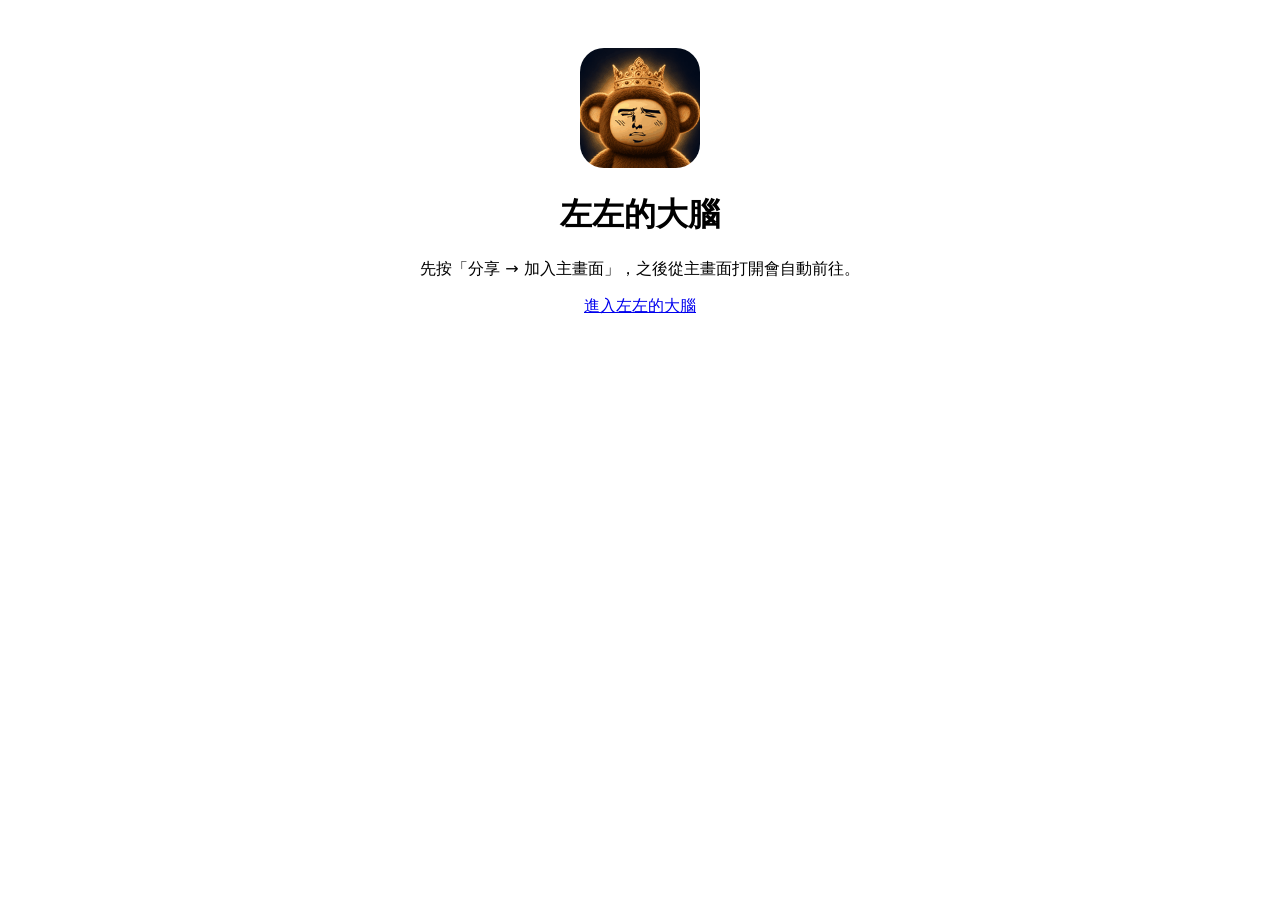
<file: index.html>
<!doctype html>
<html lang="zh-Hant">
<head>
<meta charset="utf-8">
<meta name="viewport" content="width=device-width, initial-scale=1">
<title>左左的大腦</title>
<link rel="apple-touch-icon" sizes="180x180" href="apple-touch-icon.png">
<link rel="icon" type="image/png" href="apple-touch-icon.png">
<meta name="apple-mobile-web-app-title" content="左左的大腦">
</head>
<body style="font-family:system-ui;text-align:center;padding:40px">
<img src="/apple-touch-icon.png" width="120" height="120" alt="" style="border-radius:24px">
<h1>左左的大腦</h1>
<p>先按「分享 → 加入主畫面」，之後從主畫面打開會自動前往。</p>
<p><a id="go" href="https://zuo-brain-z2wx.pages.grok.bot/">進入左左的大腦</a></p>
<script>
if (window.navigator.standalone) location.replace(document.getElementById("go").href);
</script>
</body>
</html>
</file>
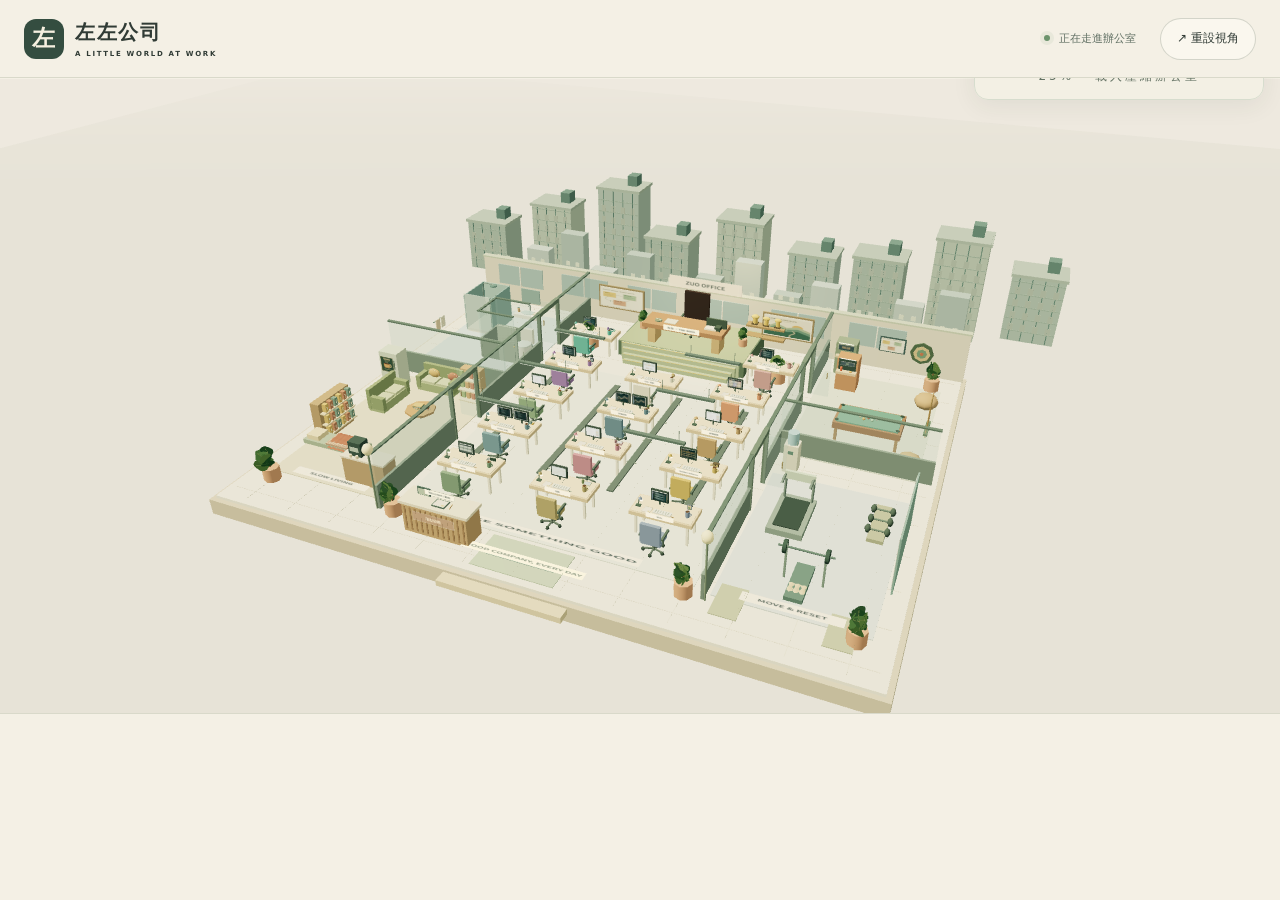
<file: office/index.html>
<!doctype html>
<html lang="zh-Hant">
  <head>
    <meta charset="UTF-8" />
    <meta name="viewport" content="width=device-width,initial-scale=1" />
    <meta name="theme-color" content="#eee9df" />
    <link
      rel="icon"
      href="data:image/svg+xml,%3Csvg xmlns=%27http://www.w3.org/2000/svg%27 viewBox=%270 0 64 64%27%3E%3Crect width=%2764%27 height=%2764%27 rx=%2712%27 fill=%27%23344d40%27/%3E%3Ctext x=%2732%27 y=%2745%27 text-anchor=%27middle%27 font-size=%2740%27 fill=%27%23f5efdf%27%3E左%3C/text%3E%3C/svg%3E"
    />
    <title>左左公司 · A little world at work</title>

    <script type="importmap">
      { "imports": { "three": "./assets/vendor/three.module.js" } }
    </script>
    <script type="module" crossorigin src="./assets/index-DwByGyFN.js"></script>
    <link rel="modulepreload" crossorigin href="./assets/three-Idm-_pY_.js">
    <link rel="modulepreload" crossorigin href="./assets/render-tools-DCzy_9dC.js">
    <link rel="stylesheet" crossorigin href="./assets/index-B4wQ7vhs.css">
  </head>
  <body>
    <header>
      <a class="brand" href="./"
        ><span class="brand-icon">左</span
        ><span>左左公司<small>A LITTLE WORLD AT WORK</small></span></a
      >
      <div class="live"><i></i><span id="sync">正在走進辦公室</span></div>
      <button id="reset" aria-label="重設視角">↗ <span>重設視角</span></button>
    </header>
    <main>
      <div id="scene" aria-label="可旋轉縮放的猴子公司立體辦公室"></div>
      <div class="intro">
        <span class="eyebrow">THE OFFICE, ALIVE</span>
        <h1>各自忙碌，<br />一起好好生活。</h1>
        <p>
          一間小小公司，一群大有個性的夥伴。<br />點點他們，看看今天在忙些什麼。
        </p>
      </div>
      <aside id="card" hidden aria-live="polite">
        <button id="close" aria-label="關閉角色資訊">×</button
        ><span class="eyebrow" id="card-id"></span>
        <h2 id="card-name"></h2>
        <p id="card-role"></p>
        <div id="card-state"></div>
        <p id="card-note"></p>
      </aside>
      <div id="error" hidden role="alert"></div>
      <div class="bottom">
        <div class="legend">
          <span><i class="work"></i>工作中</span
          ><span><i class="idle"></i>自由活動</span
          ><span><i class="wait"></i>等待確認</span>
        </div>
        <p>拖曳旋轉 · 滾輪／雙指縮放 · 點選夥伴</p>
      </div>
      <nav id="roster" aria-label="選擇公司夥伴"></nav>
      <div class="loading" id="loading">正在打開公司的門…</div>
    </main>
  </body>
</html>
</file>
<file: office/assets/index-B4wQ7vhs.css>
*{box-sizing:border-box}body{margin:0;background:#eee9df;color:#303b35;font-family:Inter,Noto Sans TC,system-ui,sans-serif}button,a{-webkit-tap-highlight-color:transparent}button{font:inherit;color:inherit;cursor:pointer}header{height:94px;position:absolute;inset:0 0 auto;z-index:3;display:flex;align-items:center;padding:0 4%;gap:32px}.brand{display:flex;gap:13px;text-decoration:none;color:inherit;font-weight:800;font-size:22px;letter-spacing:2px}.brand-icon{display:grid;place-items:center;border-radius:13px;background:#344d40;color:#f5efdf;width:45px;height:45px;font-size:25px}.brand small{display:block;font-size:8px;letter-spacing:2px;margin-top:5px;font-weight:600}.live{margin-left:auto;display:flex;align-items:center;gap:9px;font-size:11px;color:#617064}.live i{height:6px;width:6px;background:#6c936c;border-radius:100%;box-shadow:0 0 0 4px #6c936c16}#reset{background:transparent;border:1px solid #a9b0a17d;padding:11px 17px;border-radius:24px;font-size:12px}main{height:100svh;min-height:640px;position:relative;overflow:hidden}#scene{position:absolute;inset:0}canvas{display:block;touch-action:none}.intro{position:absolute;top:135px;left:4%;pointer-events:none}.eyebrow{font-size:9px;font-weight:700;letter-spacing:3px;color:#7f8b72}h1{font-family:serif;font-size:clamp(25px,3vw,43px);font-weight:500;line-height:1.5;letter-spacing:3px;margin:18px 0}p{font-size:12px;line-height:1.9;color:#788073}.bottom{position:absolute;bottom:100px;left:4%;right:4%;display:flex;align-items:center;justify-content:space-between;pointer-events:none}.bottom p{font-size:10px;letter-spacing:1px}.legend{display:flex;gap:23px;font-size:10px;color:#626f61}.legend span{display:flex;align-items:center;gap:7px}.legend i{width:6px;height:6px;border-radius:50%}.work{background:#739c86}.idle{background:#c5a16c}.wait{background:#cb7b62}#roster{position:absolute;bottom:23px;left:4%;right:4%;display:flex;gap:7px;overflow:auto;padding:6px 1px;scrollbar-width:thin}#roster button{flex-shrink:0;border:1px solid #d7d5c9;background:#f7f4ecbc;border-radius:24px;padding:10px 14px;font-size:10px;transition:background .2s}#roster button:hover,#roster button[aria-pressed=true]{background:#354f41;color:#fff}#card{position:absolute;right:4%;top:120px;width:270px;background:#fcfaf2f5;border:1px solid #ddd9ca;border-radius:18px;padding:27px;box-shadow:0 20px 70px #47594712}#card h2{font-family:serif;font-size:27px;margin:15px 0 8px}#card-state{display:inline-block;border-radius:14px;background:#e8ecdf;padding:6px 12px;font-size:11px}#close{position:absolute;right:16px;top:13px;border:0;background:none;font-size:23px}#error{position:absolute;top:45%;left:25%;right:25%;background:#fff7e9;padding:25px;border-radius:15px}.loading{position:absolute;inset:0;display:grid;place-items:center;background:#eee9df;font-size:14px;letter-spacing:3px;pointer-events:none}@media(max-width:700px){header{height:78px;gap:12px}.brand{font-size:18px}.brand small{font-size:6px}.brand-icon{width:37px;height:37px}.live{font-size:9px}#reset{padding:9px}#reset span{display:none}.intro{top:100px}h1{font-size:25px;margin:10px 0}.intro p{font-size:10px}.bottom{bottom:90px;display:block}.bottom p{margin:9px 0}.legend{gap:17px}#card{top:auto;bottom:155px;width:240px;padding:20px}#roster{bottom:20px}main{min-height:560px}}:root{--office-header: 78px;--office-footer: 100px;--office-inspector: 260px;--office-sheet: 176px;--office-paper: #f4f0e5}html,body{width:100%;height:100%;overflow:hidden;overscroll-behavior:none}body{background:var(--office-paper)}main{height:100vh;height:100dvh;min-height:0;isolation:isolate}header{height:var(--office-header);padding:0 24px;gap:24px;background:var(--office-paper);border-bottom:1px solid #d9d9ca}.brand{gap:11px;font-size:20px;letter-spacing:1.5px;flex-shrink:0}.brand-icon{width:40px;height:40px;border-radius:12px;font-size:23px}.brand small{font-size:7px;letter-spacing:1.7px;margin-top:4px}.live{font-size:11px;line-height:1.4}#reset{min-height:42px;padding:10px 16px;flex-shrink:0;background:#faf7ee}.intro{display:none}#scene{inset:var(--office-header) 0 var(--office-footer);overflow:hidden;z-index:0}#scene canvas{width:100%;height:100%;touch-action:none;outline:none}body.has-selection #scene{right:var(--office-inspector)}main:after{content:"";position:absolute;inset:auto 0 0;height:var(--office-footer);background:var(--office-paper);border-top:1px solid #d9d9ca;pointer-events:none;z-index:1}.bottom{left:24px;right:24px;bottom:59px;height:30px;margin:0;z-index:2}.bottom p{margin:0;font-size:10px;letter-spacing:.5px;color:#637263}.legend{gap:22px;font-size:11px;line-height:1.4;white-space:nowrap}.legend span{gap:7px}.legend i{width:7px;height:7px}#roster{left:20px;right:20px;bottom:3px;height:54px;align-items:center;padding:4px;gap:7px;scroll-padding:4px;overscroll-behavior-x:contain;scrollbar-width:thin;scrollbar-color:#c6c9b9 transparent;z-index:2}#roster button{min-height:40px;padding:9px 14px;font-size:11px;line-height:1.3;background:#faf7ee;white-space:nowrap}#roster button:hover,#roster button[aria-pressed=true]{background:#354f41}button:focus-visible,a:focus-visible{outline:3px solid #ba934e;outline-offset:3px}#card{top:calc(var(--office-header) + 12px);right:12px;bottom:calc(var(--office-footer) + 12px);width:calc(var(--office-inspector) - 24px);padding:24px 18px 18px;border-radius:14px;background:#faf7ed;border:1px solid #d4d8c8;box-shadow:none;overflow:auto;overscroll-behavior:contain;scrollbar-width:thin;z-index:2}#card[hidden]{display:none}#card .eyebrow{display:block;padding-right:32px;font-size:10px;letter-spacing:2px}#card h2{margin:20px 0 9px;font-size:26px;line-height:1.25;overflow-wrap:anywhere}#card p{margin:11px 0;font-size:12px;line-height:1.7;overflow-wrap:anywhere}#card-state{max-width:100%;margin:6px 0;padding:7px 10px;font-size:11px;line-height:1.4}#close{top:9px;right:7px;width:40px;height:40px;padding:0;border-radius:10px;font-size:25px;line-height:1}#close:hover{background:#e8ecdf}.loading,#error{top:var(--office-header);bottom:var(--office-footer);z-index:3}.loading{inset-inline:0}#error{left:0;right:0;padding:clamp(24px,8vw,90px);border-radius:0;background:#f6eedb;line-height:1.8}@media(max-width:700px){:root{--office-header: 70px;--office-footer: calc(90px + env(safe-area-inset-bottom, 0px)) }header{padding:0 12px;gap:10px}.brand{gap:8px;font-size:17px;letter-spacing:1px}.brand-icon{width:36px;height:36px;border-radius:10px;font-size:21px}.brand small{font-size:5.5px;letter-spacing:.8px;margin-top:3px}.live{min-width:0;gap:6px;font-size:9px;max-width:132px}.live i{flex-shrink:0;width:5px;height:5px}#reset{min-width:40px;min-height:40px;padding:8px;font-size:17px}#reset span{display:none}.bottom{left:14px;right:14px;bottom:calc(55px + env(safe-area-inset-bottom,0px));height:27px;display:flex}.bottom p{display:none}.legend{gap:20px;font-size:10px}#roster{left:8px;right:8px;bottom:calc(2px + env(safe-area-inset-bottom,0px));height:52px;gap:6px}#roster button{min-height:42px;padding:10px 14px;font-size:11px}body.has-selection #scene{right:0;bottom:calc(var(--office-footer) + var(--office-sheet) + 16px)}#card{top:auto;right:10px;left:10px;bottom:calc(var(--office-footer) + 8px);width:auto;height:var(--office-sheet);padding:14px 50px 12px 15px;display:grid;grid-template-columns:minmax(0,1fr) minmax(100px,42%);grid-template-rows:18px auto auto 1fr;align-content:start;gap:3px 12px}#card .eyebrow{grid-column:1;grid-row:1;padding:0;font-size:9px;letter-spacing:1.5px}#card h2{grid-column:1;grid-row:2;margin:1px 0 3px;font-size:22px;line-height:1.15}#card #card-role{grid-column:1;grid-row:3 / 5;margin:3px 0 0;font-size:10px;line-height:1.5}#card-state{grid-column:2;grid-row:1 / 3;align-self:center;justify-self:start;margin:0;padding:6px 8px;font-size:10px}#card #card-note{grid-column:2;grid-row:3 / 5;margin:3px 0 0;font-size:11px;line-height:1.55}}@media(max-width:370px){.brand small{display:none}.live{font-size:8px;max-width:115px}.legend{gap:15px}#card{padding-right:42px;gap:3px 8px;grid-template-columns:minmax(0,1fr) minmax(92px,42%)}}@media(max-height:540px)and (orientation:landscape){:root{--office-header: 56px;--office-footer: 65px;--office-inspector: 220px}header{padding:0 14px}.brand-icon{width:32px;height:32px;font-size:19px}.brand{font-size:16px}.brand small,.bottom{display:none}#roster{bottom:5px;height:54px}body.has-selection #scene{right:var(--office-inspector);bottom:var(--office-footer)}#card{top:calc(var(--office-header) + 7px);right:8px;bottom:calc(var(--office-footer) + 7px);left:auto;width:calc(var(--office-inspector) - 16px);height:auto;padding:20px 14px 12px;display:block}#card h2{margin:16px 0 7px;font-size:22px}#card #card-role,#card #card-note{margin:9px 0;font-size:11px}#card-state{margin:4px 0}}:root{--office-footer: 186px}#camera-panel{position:absolute;inset:auto 16px 70px;height:107px;z-index:3;display:flex;flex-direction:column;gap:7px;min-width:0;color:#344d40;font-size:11px}.camera-topline,.camera-statusline{display:flex;align-items:center;gap:10px;min-width:0}#camera-modes{display:flex;gap:4px;padding:3px;background:#e3e6da;border-radius:12px;flex-shrink:0}#camera-panel button,#camera-panel select{font:inherit;border:1px solid #d0d5c5;border-radius:8px;min-height:32px;color:#344d40;background:#faf8f0}#camera-panel button{padding:5px 12px;white-space:nowrap}#camera-modes button{border:0;background:transparent;min-height:30px}#camera-modes button[aria-pressed=true],#camera-tour[aria-pressed=true]{background:#344d40;color:#fff6db}#camera-settings{display:flex;align-items:center;gap:6px;margin-left:auto;flex-wrap:wrap;justify-content:end}#camera-settings:empty{display:none}#camera-settings label{display:flex;align-items:center;gap:4px}#camera-settings select{max-width:96px}.camera-person-label{display:flex;align-items:center;gap:7px;min-width:0;flex:0 1 310px;font-size:10px;white-space:nowrap}#camera-character{min-width:0;max-width:100%;width:235px;padding:6px;text-overflow:ellipsis}#camera-hud{display:flex;min-width:0;align-items:center;gap:10px;flex:1;font-size:10px}#camera-hud>*{overflow:hidden;text-overflow:ellipsis;white-space:nowrap}#camera-who{flex-shrink:0}#camera-activity{max-width:260px}#camera-next{color:#6b765f}#camera-help{margin:0;font-size:9px;line-height:1.4;color:#6b765f;letter-spacing:.2px}.bottom{display:none}#roster{height:65px;bottom:3px}#roster button{min-height:57px;border-radius:12px;display:flex;flex-direction:column;align-items:start;padding:5px 11px;max-width:155px;gap:1px}#roster button span{max-width:100%;overflow:hidden;text-overflow:ellipsis}.roster-name{font-weight:750;font-size:11px}.roster-role{font-size:8px;opacity:.76}.roster-activity{font-size:8px;opacity:.8}body.immersive-camera #card{display:none}body.immersive-camera #scene{right:0;bottom:var(--office-footer)}#camera-flight{display:flex;align-items:center;gap:4px}#camera-flight[hidden]{display:none}#camera-flight button{width:36px;min-height:36px;padding:0;font-size:18px}#camera-joystick{width:52px;height:52px;border-radius:50%;background:#dce2d1;border:1px solid #bac8ae;position:relative;touch-action:none;user-select:none;flex-shrink:0}#camera-joystick i{width:22px;height:22px;border-radius:50%;background:#47664a;position:absolute;left:14px;top:14px;box-shadow:0 2px 3px #28472a33;pointer-events:none}.joystick-mark{position:absolute;inset:0;display:grid;place-items:center;font-size:45px;font-weight:100;color:#a3b398;pointer-events:none}@media(min-width:701px){body[data-camera=free] .camera-statusline{min-height:45px}body[data-camera=free] #camera-panel{height:116px}}@media(max-width:900px){#camera-hud{flex-wrap:wrap;gap:2px 6px;line-height:1.4}#camera-hud #camera-next{flex-basis:100%}#camera-settings label{font-size:9px}}@media(max-width:700px){:root{--office-footer: calc(218px + env(safe-area-inset-bottom, 0px)) }#camera-panel{left:9px;right:9px;bottom:calc(70px + env(safe-area-inset-bottom,0px));height:139px;gap:5px}.camera-topline{flex-wrap:wrap;gap:4px}#camera-modes{flex:1;gap:1px;padding:2px;border-radius:9px}#camera-modes button{flex:1;font-size:10px;min-height:32px;padding:4px 5px}#camera-panel #camera-tour{padding:5px 8px;font-size:10px}#camera-settings{margin:0;flex:1 0 100%;min-height:30px;justify-content:start;gap:6px}#camera-settings:empty{display:none}#camera-settings button,#camera-settings select{min-height:29px;font-size:10px;padding:4px 6px}#camera-settings select{max-width:82px}.camera-statusline{align-items:center;gap:7px;min-height:45px}.camera-person-label{flex:0 1 145px;flex-direction:column;align-items:start;gap:2px;font-size:8px}#camera-character{width:145px;min-height:32px;font-size:10px}#camera-hud{font-size:9px;gap:2px;align-content:center}#camera-hud>*{flex-basis:100%}#camera-help{font-size:8px;line-height:1.4}#roster{bottom:calc(3px + env(safe-area-inset-bottom,0px));height:64px}#roster button{padding:5px 10px;min-height:56px;max-width:138px}body.immersive-camera{--office-footer: calc(158px + env(safe-area-inset-bottom, 0px)) }body.immersive-camera #roster{display:none}body.immersive-camera #camera-panel{bottom:calc(8px + env(safe-area-inset-bottom,0px))}body[data-camera=free] .camera-person-label{flex-basis:97px}body[data-camera=free] #camera-character{width:97px}body[data-camera=free] #camera-hud{max-width:calc(100% - 222px)}#camera-flight{margin-left:auto}#camera-flight button{width:29px;min-height:36px}#camera-joystick{width:48px;height:48px}#camera-joystick i{top:12px;left:12px}}@media(max-height:600px)and (orientation:portrait){:root{--office-sheet: 130px}body.has-selection:not(.immersive-camera) #card{height:var(--office-sheet)}}@media(max-height:540px)and (orientation:landscape){:root{--office-footer: 126px}body.immersive-camera{--office-footer: 90px}#roster{height:47px;bottom:1px}#roster button{min-height:42px;padding:3px 9px}.roster-activity{display:none}#camera-panel{height:73px;bottom:48px;left:12px;right:12px;gap:3px}.camera-topline{flex-wrap:nowrap}#camera-modes button{min-height:27px;padding:3px 8px}#camera-settings{flex:initial;margin-left:auto}#camera-panel button,#camera-panel select{min-height:27px}.camera-person-label{flex-direction:row;flex-basis:245px}#camera-character{width:185px}.camera-statusline{min-height:29px}#camera-hud{flex-wrap:nowrap;font-size:9px}#camera-hud>*{flex-basis:auto}#camera-help{display:none}body.immersive-camera #camera-panel{bottom:7px;height:77px}body.immersive-camera #roster{display:none}body[data-camera=free] #camera-panel{height:80px}#camera-joystick{width:40px;height:40px}#camera-joystick i{left:9px;top:9px}}#camera-panel{height:auto}#player-elevator-controls{display:flex;align-items:center;gap:10px;min-height:31px;padding:3px 0;border-top:1px solid #dce0d1}#player-elevator-controls[hidden]{display:none}#player-elevator-label{font-size:10px;color:#6b765f}#player-elevator-controls>div{display:flex;gap:5px}#camera-panel #player-elevator-controls button{min-width:38px;min-height:28px;padding:3px 8px}#player-elevator-controls button[aria-pressed=true],#player-crouch[aria-pressed=true]{background:#344d40;color:#fff6db}#camera-flight [data-player-control]{font-size:11px;font-weight:700;width:34px;touch-action:manipulation}#camera-flight button[hidden]{display:none}.camera-overview-label{white-space:nowrap}body.self-camera #camera-hud{line-height:1.35}body.self-camera #camera-person-label{max-width:210px}@media(max-width:700px){#camera-panel{height:auto}#camera-settings{row-gap:4px}.camera-overview-label{font-size:9px}body.self-camera .camera-person-label{flex-basis:96px}body.self-camera #camera-character{width:96px}body.self-camera #camera-hud{max-width:calc(100% - 244px);min-width:55px}#camera-flight [data-player-control]{width:27px;min-height:36px;padding:0}#player-elevator-controls{justify-content:space-between;gap:5px;min-height:31px}#player-elevator-label{font-size:9px}#camera-panel #player-elevator-controls button{min-width:33px;padding:3px 5px}}@media(max-height:540px)and (orientation:landscape){#camera-panel,body.immersive-camera #camera-panel,body[data-camera=free] #camera-panel{height:auto}#camera-flight [data-player-control]{min-height:29px}#player-elevator-controls{min-height:27px;padding:1px 0}}.render-settings{display:flex;align-items:center;flex-wrap:wrap;gap:6px 12px}.render-settings .quality-state{color:#6b765f;font-size:9px;white-space:nowrap}.render-settings input[type=checkbox]{accent-color:#45624b;width:14px;height:14px}.loading{display:flex;flex-direction:column;align-items:center;justify-content:center;gap:18px;background:#f4f0e5}.loading[hidden]{display:none}.loading strong{color:#344d40;font-size:24px;letter-spacing:3px}.loading span{color:#637263;font-size:12px}.loading progress{width:min(280px,70vw);height:8px;border-radius:8px;overflow:hidden;accent-color:#526a48;border:0}.loading progress::-webkit-progress-bar{background:#d7decd}.loading progress::-webkit-progress-value{background:#526a48}@media(max-width:700px){.render-settings{gap:6px 9px}.render-settings .quality-state{display:none}}.loading.is-preview{inset:16px 16px auto auto;width:min(290px,calc(100% - 32px));padding:14px 18px;height:auto;gap:7px;border:1px solid #d7ddce;border-radius:14px;background:#f4f0e5ed;pointer-events:none;box-shadow:0 6px 24px #263a3012}.loading.is-preview strong{font-size:13px;letter-spacing:1px}.loading.is-preview progress{width:100%;height:5px}#building-controls{display:flex;align-items:center;flex-wrap:wrap;gap:5px;font-size:11px}#building-controls label{display:flex;align-items:center;gap:3px;white-space:nowrap}#building-controls select{max-width:142px;font:inherit;padding:5px;border:1px solid #d1d7ce;border-radius:5px;background:#fffdf8;color:#28493c}#building-controls button{font:inherit;white-space:nowrap}#building-load-status{color:#6e795f;font-size:10px}#camera-panel,body[data-camera=free] #camera-panel{height:auto}.camera-topline,#camera-settings{flex-wrap:wrap}.audio-controls{display:inline-flex;align-items:center;gap:4px;flex-shrink:0}.audio-controls button{font:inherit;font-size:10px;color:#345044;background:#faf8f0;border:1px solid #cbd2c1;border-radius:8px;padding:5px 8px;min-height:30px;white-space:nowrap;cursor:pointer}#sound-toggle[aria-pressed=true]{background:#e3ebdf;border-color:#a5b89c}:root{--audio-dock-height: 134px}body.audio-mixer-open main{bottom:var(--audio-dock-height)}#audio-mixer{box-sizing:border-box;position:fixed;left:0;right:0;bottom:0;height:var(--audio-dock-height);z-index:6;background:#f7f3e8;color:#344d40;border-top:1px solid #cbd2c1;padding:12px 20px;overflow:auto}#audio-mixer[hidden]{display:none}#audio-mixer.audio-mixer-in-dock{position:static;height:auto;max-height:190px;flex-shrink:0;border:1px solid #cbd2c1;border-radius:9px;padding:8px 10px;margin-top:3px}.audio-mixer-title{display:flex;align-items:center;gap:14px;font-size:12px}.audio-mixer-title strong{font-size:13px;letter-spacing:.04em}#audio-status{flex:1;color:#6b7865;font-size:10px}#audio-mixer button{border:1px solid #cbd2c1;color:#345044;background:#fffaf0;min-height:28px;border-radius:7px;padding:3px 10px;font:inherit;font-size:11px;cursor:pointer}#audio-close{font-size:20px!important;width:30px;padding:0!important}#sound-mute[aria-pressed=true]{background:#344d40;color:#fff8e8}.audio-faders{display:grid;grid-template-columns:repeat(4,minmax(100px,1fr));gap:22px;max-width:1100px;margin:12px auto 5px}.audio-faders label{display:grid;grid-template-columns:auto 1fr 34px;align-items:center;gap:9px;font-size:11px}.audio-faders input{width:100%;min-width:35px;height:22px;margin:0;accent-color:#526e50;cursor:pointer}.audio-faders output{color:#728067;font-variant-numeric:tabular-nums;font-size:10px;text-align:right}#audio-mixer p{color:#7a846f;font-size:10px;margin:8px 0 0}@media(max-width:700px){:root{--audio-dock-height: calc(172px + env(safe-area-inset-bottom, 0px)) }#audio-mixer{padding:10px 12px calc(8px + env(safe-area-inset-bottom,0px))}.audio-mixer-title{gap:7px}.audio-mixer-title strong{font-size:12px}#audio-status{font-size:9px;max-width:145px;line-height:1.35}.audio-faders{grid-template-columns:repeat(2,minmax(90px,1fr));gap:9px 18px;margin-top:10px}.audio-faders label{gap:6px;font-size:10px}#audio-mixer p{font-size:9px;margin-top:7px;line-height:1.4}.audio-controls button{font-size:9px;padding:4px 7px;min-height:28px}}@media(max-height:540px)and (orientation:landscape){:root{--audio-dock-height: 100px}#audio-mixer{padding:6px 14px}.audio-faders{grid-template-columns:repeat(4,minmax(90px,1fr));gap:12px;margin:5px 0 0}#audio-mixer p{margin-top:2px;font-size:8px}#audio-status{max-width:none}}
</file>
